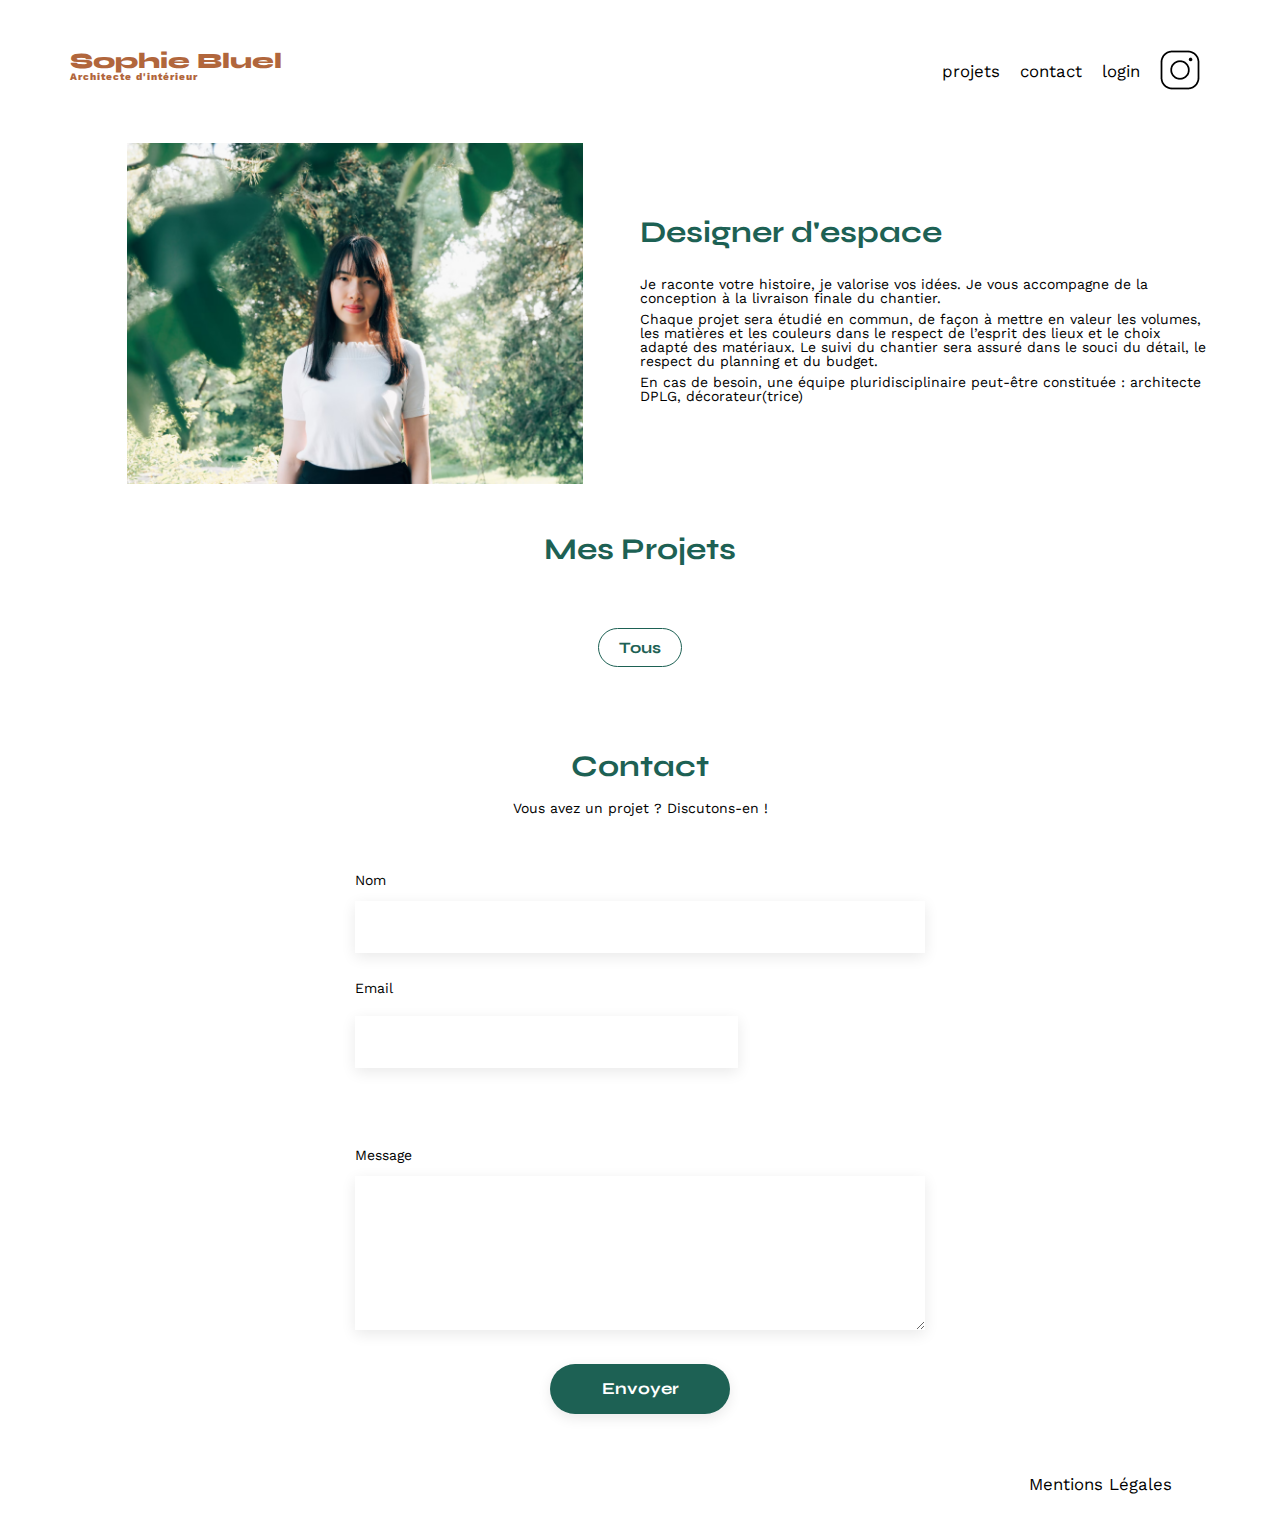
<file: FrontEnd/index.html>
<!DOCTYPE html>
<html lang="fr">
  <head>
    <meta charset="UTF-8" />
    <title>Sophie Bluel - Architecte d'intérieur</title>
    <meta name="viewport" content="width=device-width, initial-scale=1.0" />
    <link rel="preconnect" href="https://fonts.googleapis.com" />
    <link rel="preconnect" href="https://fonts.gstatic.com" crossorigin />
    <link
      href="https://fonts.googleapis.com/css2?family=Syne:wght@700;800&family=Work+Sans&display=swap"
      rel="stylesheet"
    />
    <meta name="description" content="" />
    <link rel="stylesheet" href="./assets/style.css" />
    <script src="./assets/js/scripts.js" defer></script>
    <script src="./assets/js/admin.js" defer></script>
  </head>

  <body>
    <div id="btn_edit_container" ></div>
    <header>
      <h1>Sophie Bluel <span>Architecte d'intérieur</span></h1>
      <nav>
        <ul>
          <li>projets</li>
          <li>contact</li>
          <li>
            <a class="link_loging" href="./login.html">
              <span id="logging">login</span>
            </a>
          </li>
          <li>
            <img src="./assets/icons/instagram.png" alt="Instagram" />
          </li>
        </ul>
      </nav>
    </header>
    <main>
      <section id="introduction">
        <figure>
          <img src="./assets/images/sophie-bluel.png" alt="" />
        </figure>
        <article>
          <h2>Designer d'espace</h2>
          <p>
            Je raconte votre histoire, je valorise vos idées. Je vous accompagne
            de la conception à la livraison finale du chantier.
          </p>
          <p>
            Chaque projet sera étudié en commun, de façon à mettre en valeur les
            volumes, les matières et les couleurs dans le respect de l’esprit
            des lieux et le choix adapté des matériaux. Le suivi du chantier
            sera assuré dans le souci du détail, le respect du planning et du
            budget.
          </p>
          <p>
            En cas de besoin, une équipe pluridisciplinaire peut-être constituée
            : architecte DPLG, décorateur(trice)
          </p>
        </article>
      </section>
      <section id="portfolio">
        <div class="title_portfolio">
          <h2>Mes Projets</h2>
          <div id="btn_modify_container"></div>
        </div>
        <div class="btn__projets">
          <button class="all-btn" data-id="-1">Tous</button>
        </div>
        <div class="gallery"></div>
      </section>
      <section id="contact">
        <h2>Contact</h2>
        <p>Vous avez un projet ? Discutons-en !</p>
        <form>
          <label for="name">Nom</label>
          <input type="text" name="name" id="name" autocomplete="off" />
          <label for="email">Email</label>
          <input type="email" name="email" id="email" autocomplete="off" />
          <label for="message">Message</label>
          <textarea name="message" id="message" cols="30" rows="10"></textarea>
          <input type="submit" value="Envoyer" />
        </form>
      </section>
    </main>

    <footer>
      <nav>
        <ul>
          <li>Mentions Légales</li>
        </ul>
      </nav>
    </footer>
  </body>
</html>
</file>
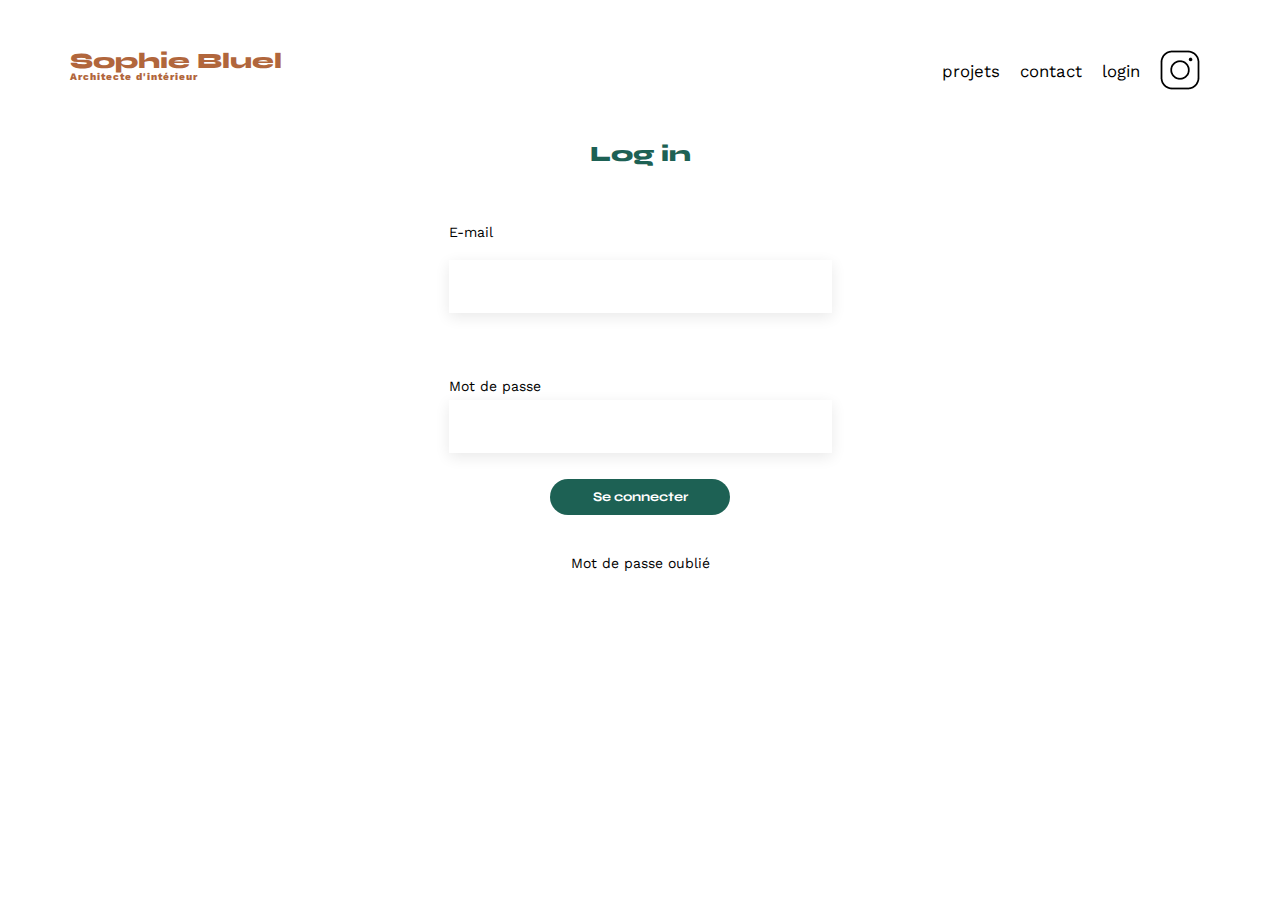
<file: FrontEnd/login.html>
<!DOCTYPE html>
<html lang="fr">
  <head>
    <meta charset="UTF-8" />
    <title>Sophie Bluel - Identification</title>
    <meta name="viewport" content="width=device-width, initial-scale=1.0" />
    <link rel="preconnect" href="https://fonts.googleapis.com" />
    <link rel="preconnect" href="https://fonts.gstatic.com" crossorigin />
    <link
      href="https://fonts.googleapis.com/css2?family=Syne:wght@700;800&family=Work+Sans&display=swap"
      rel="stylesheet"
    />
    <meta name="description" content="" />
    <link rel="stylesheet" href="./assets/style.css" />
    <script src="./assets/js/login.js" defer></script>
  </head>

  <body>
    <header>
      <h1>Sophie Bluel <span>Architecte d'intérieur</span></h1>
      <nav>
        <ul>
          <li>projets</li>
          <li>contact</li>
          <li>login</li>
          <li><img src="./assets/icons/instagram.png" alt="Instagram" /></li>
        </ul>
      </nav>
    </header>
    <main>
      <section class="login">
        <h1 class="title">Log in</h1>
        <form id="loginform" novalidate>
          <label for="email">E-mail</label><br />
          <input type="text" name="email" id="email" autocomplete="off" /><br />
          <label for="passwords">Mot de passe</label>
          <input type="password" name="passwords" id="passwords" />
          <input type="submit" class="connection" value="Se connecter" />
        </form>
        <br />
        <a href="#" class="forget_password">Mot de passe oublié</a>
        <p class="error"></p>
      </section>
    </main>
  </body>
</html>
</file>
<file: FrontEnd/assets/style.css>
/* http://meyerweb.com/eric/tools/css/reset/
   v2.0 | 20110126
   License: none (public domain)
*/

html,
body,
div,
span,
applet,
object,
iframe,
h1,
h2,
h3,
h4,
h5,
h6,
p,
blockquote,
pre,
a,
abbr,
acronym,
address,
big,
cite,
code,
del,
dfn,
em,
img,
ins,
kbd,
q,
s,
samp,
small,
strike,
strong,
sub,
sup,
tt,
var,
b,
u,
i,
center,
dl,
dt,
dd,
ol,
ul,
li,
fieldset,
form,
label,
legend,
table,
caption,
tbody,
tfoot,
thead,
tr,
th,
td,
article,
aside,
canvas,
details,
embed,
figure,
figcaption,
footer,
header,
hgroup,
menu,
nav,
output,
ruby,
section,
summary,
time,
mark,
audio,
video {
	margin: 0;
	padding: 0;
	border: 0;
	font-size: 100%;
	font: inherit;
	vertical-align: baseline;
	text-decoration: none;
}

/* HTML5 display-role reset for older browsers */
article,
aside,
details,
figcaption,
figure,
footer,
header,
hgroup,
menu,
nav,
section {
	display: block;
}

body {
	line-height: 1;
}

ol,
ul {
	list-style: none;
}

blockquote,
q {
	quotes: none;
}

blockquote:before,
blockquote:after,
q:before,
q:after {
	content: '';
	content: none;
}

table {
	border-collapse: collapse;
	border-spacing: 0;
}

/** end reset css**/
body {
	max-width: 1140px;
	margin: auto;
	font-family: 'Work Sans';
	font-size: 14px;
}

header {
	display: flex;
	justify-content: space-between;
	margin: 50px 0
}

.black_banner {
	height: 59px;
	background: black;
	display: flex;
	align-items: center;
	justify-content: center;
}

section {
	margin: 50px 0
}

h1 {
	display: flex;
	flex-direction: column;
	font-family: 'Syne';
	font-size: 22px;
	font-weight: 800;
	color: #B1663C
}

h1>span {
	font-family: 'Work Sans';
	font-size: 10px;
	letter-spacing: 0.1em;
	;
}

h2 {
	font-family: 'Syne';
	font-weight: 700;
	font-size: 30px;
	color: #1D6154
}

nav ul {
	display: flex;
	align-items: center;
	list-style-type: none;

}

nav li {
	padding: 0 10px;
	font-size: 1.2em;
}

li:hover {
	color: #B1663C;
}

#introduction {
	display: flex;
	align-items: center;
}

#introduction figure {
	flex: 1
}

#introduction img {
	display: block;
	margin: auto;
	width: 80%;
}

#introduction article {
	flex: 1
}

#introduction h2 {
	margin-bottom: 1em;
}

#introduction p {
	margin-bottom: 0.5em;
}

#portfolio h2 {
	text-align: center;
	margin-bottom: 1em;
}

/*             Login              */
.login {
	display: flex;
	flex-direction: column;
	align-items: center;
	justify-content: center;
}

.login .title {
	margin-bottom: 60px;
	color: #1D6154;
}

#loginform {
	display: flex;
	flex-direction: column;
	align-content: flex-start;
	justify-content: center;
}

.forget_password {
	color: black;
	display: flex;
	align-items: center;
	justify-content: center;
}

.error {
	margin-top: 20px;
	color: red;
	font-family: 'Work Sans';
	font-size: 16px;
	text-align: center;
	width: 350px;
	height: 30px;
}
#erreur{
	color: red;
	font-family: 'Work Sans';
	font-size: 16px;
	text-align: center;
	width: 415px;
	height: 30px;
}
#email {
	width: 379px;
	height: 51px;
	box-shadow: 0px 4px 14px 0px rgba(0, 0, 0, 0.09);
	border: none;
	margin-top: 7px;
	margin-bottom: 52px;
}

#passwords {
	width: 379px;
	height: 51px;
	box-shadow: 0px 4px 14px 0px rgba(0, 0, 0, 0.09);
	border: none;
	margin-top: 7px;
}

/*        -----------------------------       */


.btn__projets {
	width: 100%;
	height: 37px;
	display: flex;
	align-items: center;
	justify-content: center;
	gap: 10px;
	margin-top: 35px;
	margin-bottom: 35px;
}

.all-btn {
	border: 1px solid #1D6154;
	color: #1D6154;
	font-family: Syne;
	font-size: 16px;
	font-weight: bold;
	padding: 9px 20px;
	border-radius: 60px;
	background-color: white;
}

.all-btn:hover {
	background-color: #1D6154;
	color: white;
}

.link_loging {
	color: black;
}

.gallery {
	width: 100%;
	display: grid;
	grid-template-columns: 1fr 1fr 1fr;
	grid-column-gap: 20px;
	grid-row-gap: 20px;
}

.gallery img {
	width: 100%;
}

.btn-edition {
	display: flex;
	align-items: center;
	justify-content: center;
	gap: 11px;
	color: white;
	border: none;
	background: black;
	cursor: pointer;
	font-family: Work Sans;
	font-size: 16px;
	font-weight: 400;
}

.btn-modify {
	position: absolute;
	display: flex;
	align-items: center;
	justify-content: center;
	gap: 11px;
	margin-left: 31px;
	color: black;
	background: white;
	width: 120px;
	height: 40px;
	border: none;
	cursor: pointer;
	font-family: Work Sans;
	font-size: 16px;
	font-weight: 400;
}

/*                  Modal                */

.title_portfolio {
	display: flex;
	justify-content: center;
}

.display_opaque {
	position: absolute;
	display: block;
	width: 100%;
	height: 195vw;
	top: 0;
	left: 0;
	background-color: rgba(0, 0, 0, 0.7);
	transition: all .8s;
	z-index: 100;
}

.modal_first {
	transition: all 1s;
	position: fixed;
	top: calc(50% - (688px / 2));
	left: calc(50% - (630px / 2));
	display: flex;
	flex-direction: column;
	align-items: center;
	justify-content: center;
	width: 630px;
	height: 688px;
	background-color: white;
	z-index: 999;
	border-radius: 10px;
	border: none;
}

.modal_first h2 {
	top: 60px;
	color: black;
	font-family: Work Sans;
	font-size: 26px;
	font-weight: 400;

}

.modal_two {
	transition: all 1s;
	position: fixed;
	top: calc(50% - (688px / 2));
	left: calc(50% - (630px / 2));
	display: flex;
	flex-direction: column;
	align-items: center;
	justify-content: center;
	width: 630px;
	height: 688px;
	background-color: white;
	z-index: 999;
	border-radius: 10px;
	border: none;
}

.modal_gallery {
	width: 420px;
	height: 439px;
	display: grid;
	grid-template-columns: 1fr 1fr 1fr 1fr 1fr;
	grid-column-gap: 6px;
	grid-row-gap: 25px;
	border-bottom: 1px solid black;
}

.modal_gallery img {
	object-fit: cover;
	width: 78px;
	height: 104px;
}

.close_modal {
	position: absolute;
	top: 26px;
	right: 30px;
	cursor: pointer;
}

.arrow_previous {
	width: 21px;
	height: 21px;
	position: absolute;
	top: 26px;
	left: 30px;
	cursor: pointer;
}

.add_info_photos {
	display: flex;
	flex-direction: column;
	align-items: flex-start;
	justify-content: center;
	width: 420px;
	margin-top: 30px;
	color: #3D3D3D;
	font-family: Work Sans;
	font-size: 14px;
	font-weight: 500;
}

.add_info_photos label {
	font-family: Work Sans;
	font-size: 14px;
	font-weight: 500;
}

.add_photos {
	display: flex;
	align-items: center;
	justify-content: center;
	position: absolute;
	width: 237px;
	height: 36px;
	border-radius: 60px;
	font-family: Syne;
	font-size: 14px;
	font-weight: bold;
	border: none;
	background: #1D6154;
	color: white;
	bottom: 54px;
	cursor: pointer;
}

.add_photo_content {
	position: relative;
	display: flex;
	width: 420px;
	height: 169px;
	flex-direction: column;
	align-items: center;
	justify-content: center;
	border: none;
	background-color: #E8F1F6;
	border-radius: 3px;
	color: #306685;
	margin-top: 36px;
	margin-bottom: 10px;

}

.add_photo_content p {
	position: absolute;
	bottom: 19px;
	margin-top: 7px;
}

.logo_preview {
	position: relative;
	bottom: 31px;
}


hr {
	width: 420px;
	color: black;
	margin-bottom: 32px;
}

.disabledisplay {
	display: none;
}

.add_photo_btn {
	position: absolute;
	border-radius: 50px;
	background: #CBD6DC;
	width: 173px;
	height: 36px;
	display: flex;
	align-items: center;
	justify-content: center;
	cursor: pointer;
	bottom: 36px;
	margin-top: 6px;
}

#inputimg {
	position: absolute;
	width: 163px;
	opacity: 0;
	cursor: pointer;
	
}

#imagePreview {
	position: absolute;
	top: -95px;
	object-fit: cover;
	width: 129px;
	height: 165px;
	border: none;
	border-radius: 3px;
	z-index: 1;
	opacity: 0;
}


#titre,
#categories {
	width: 420px;
	height: 51px;
	border: none;
	box-shadow: 0px 4px 14px 0px rgba(0, 0, 0, 0.09);
	margin-top: 10px;
	margin-bottom: 47px;
	background: #fff;
	font-family: Work Sans;
	font-size: 14px;
	font-weight: bold;
}

#valid_info {
	display: flex;
	align-items: center;
	justify-content: center;
	width: 237px;
	height: 36px;
	border-radius: 60px;
	background: #A7A7A7;
	color: white;
	border: none;
	font-family: Syne;
	font-size: 14px;
	font-weight: bold;
	margin-top: 32px;
	cursor: pointer;
}

figure {
	position: relative;
}

.trash {
	position: absolute;
	top: 5px;
	right: 4px;
	width: 22px;
	height: 17px;
	background: black;
	border: none;
	border-radius: 2px;
	cursor: pointer;
}

#contact {
	width: 50%;
	margin: auto;
}

#contact>* {
	text-align: center;

}

#contact h2 {
	margin-bottom: 20px;
}

#contact form {
	text-align: left;
	margin-top: 30px;
	display: flex;
	flex-direction: column;
}

#contact input {
	height: 50px;
	font-size: 1.2em;
	border: none;
	box-shadow: 0px 4px 14px rgba(0, 0, 0, 0.09);
}

#contact label {
	margin: 2em 0 1em 0;
}

#contact textarea {
	border: none;
	box-shadow: 0px 4px 14px rgba(0, 0, 0, 0.09);
}

#valid_info:hover {
	background: #1D6154;
}

input[type="submit"] {
	font-family: 'Syne';
	font-weight: 700;
	color: white;
	background-color: #1D6154;
	margin: 2em auto;
	width: 180px;
	height: 36px;
	text-align: center;
	border-radius: 60px;
	border: none;
	cursor: pointer;
}

footer nav ul {
	display: flex;
	justify-content: flex-end;
	margin: 2em
}
.active{
	background-color: #1D6154;
	color: white;
}
</file>
